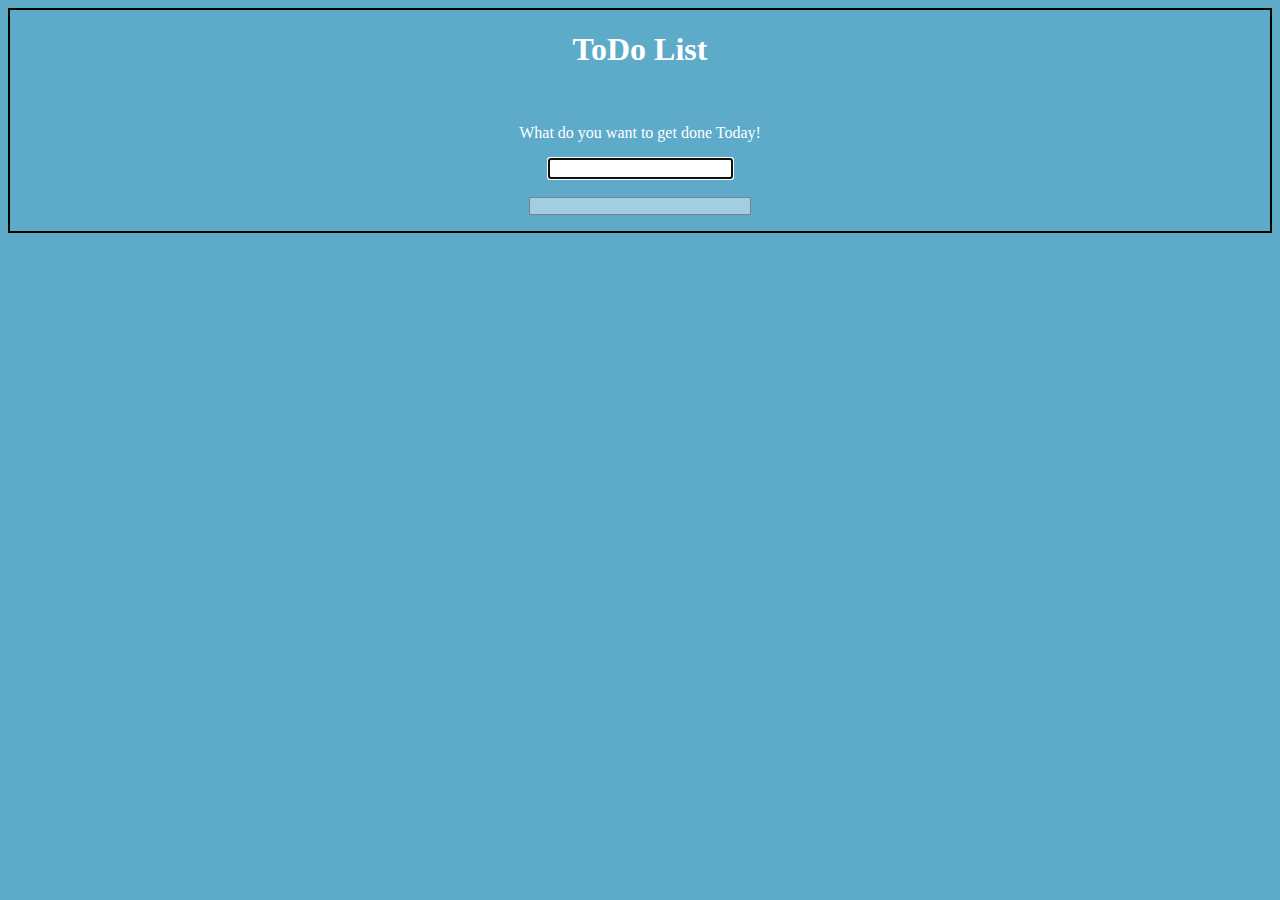
<file: To-Do/index.html>
<!DOCTYPE html>
<html lang="en">
<head>
    <meta charset="UTF-8">
    <meta http-equiv="X-UA-Compatible" content="IE=edge">
    <meta name="viewport" content="width=device-width, initial-scale=1.0">
    <title>Document</title>
    <link rel="stylesheet" href="./style.css">
</head>
<body>
    <p>
        <h1>ToDo List</h1><br>
        <p>What do you want to get done Today!</p>

    <input id="data" type="text" name="" value="" onkeypress="enterKeyPressed(event)" autofocus /><br><br>
    <div>   
    <ol id="list" ></ol>
    <!-- <button onclick="remove()">X</button> -->
    <script src="./script.js"></script>
</div>
</p>
</body>
</html>
</file>
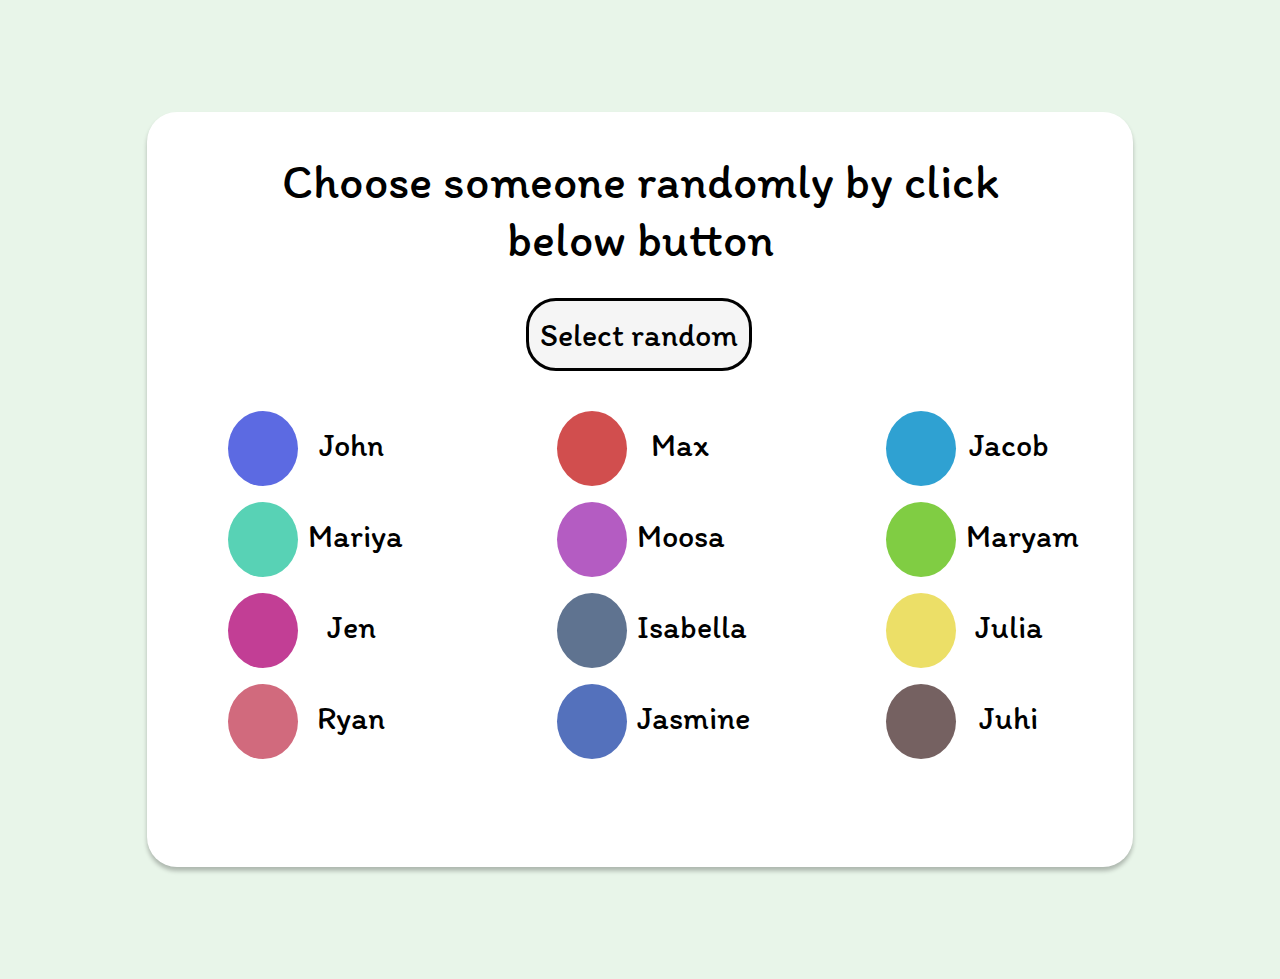
<file: Who's Next/index.html>
<!DOCTYPE html>
<html lang="en">

<head>
    <meta charset="UTF-8">
    <meta http-equiv="X-UA-Compatible" content="IE=edge">
    <meta name="viewport" content="width=device-width, initial-scale=1.0">
    <title>Document</title>
    <link rel="preconnect" href="https://fonts.googleapis.com">
    <link rel="preconnect" href="https://fonts.gstatic.com" crossorigin>
    <link href="https://fonts.googleapis.com/css2?family=Itim&display=swap" rel="stylesheet">
    <link rel="stylesheet" href="./style.css">
</head>

<body>
    <div class="container">
        <span class="txt">Choose someone randomly by
            click below button</span>
        <button class="main-button">Select random</button>
        <div class="container2">
            <div class="user1">
                <span class="circle circle1"></span>
                <p class="text txt11">John</p>
                <span class="circle circle2"></span>
                <p class="text txt12">Mariya</p>
                <span class="circle circle3"></span>
                <p class="text txt13">Jen</p>
                <span class="circle circle4"></span>
                <p class="text txt14">Ryan</p>
            </div>
            <div class="user2">
                <span class="circle circle5"></span>
                <p class="text txt21">Max</p>
                <span class="circle circle6"></span>
                <p class="text txt22">Moosa</p>
                <span class="circle circle7"></span>
                <p class="text txt23">Isabella</p>
                <span class="circle circle8"></span>
                <p class="text txt24">Jasmine</p>
            </div>
            <div class="user3">
                <span class="circle circle9"></span>
                <p class="text txt31">Jacob</p>
                <span class="circle circle10"></span>
                <p class="text txt32">Maryam</p>
                <span class="circle circle11"></span>
                <p class="text txt33">Julia</p>
                <span class="circle circle12"></span>
                <p class="text txt34">Juhi</p>
            </div>
        </div>
</body>

</html>
</file>
<file: To-Do/style.css>
body{
    border: 2px solid;
    background-color: rgb(93, 170, 201);
    text-align: center;
    /* color: #ffffff; */
}

p,h1{
    color: white;
}
div{
    margin:auto;
    position: relative;
    width: 220px;
    height:auto;
    background-color:#ffffff6c;
    border:1px solid grey;

}
</file>
<file: Who's Next/style.css>
* {
    margin: 0;
    padding: 0;
}

body {
    background: #E8F5E9;
}

.container {
    margin: 0 auto;
    width: 986px;
    height: 755px;
    background: #FFFFFF;
    box-shadow: 0px 4px 4px rgba(0, 0, 0, 0.25);
    border-radius: 30px;
    margin-top: 112px;
    margin-bottom: 112px;
}

.txt {
    font-family: 'Itim';
    font-style: normal;
    font-size: 48px;
    line-height: 58px;
    color: #000000;
    margin-left: 130px;
    margin-right: 130px;
    display: flex;
    text-align: center;
    margin-bottom: 30px;
    padding-top: 40px;

}

.main-button {
    background-color: whitesmoke;
    color: #000000;
    align-items: center;
    width: 226px;
    height: 73px;
    font-family: 'Itim';
    font-style: normal;
    font-weight: 400;
    font-size: 32px;
    line-height: 38px;
    border: 3px solid black;
    text-align: center;
    border-radius: 30px;
    margin-left: 379px;
}

.container2 {
    display: flex;
    justify-content: space-around;
    margin-top: 20px;
}


.user1,
.user2,
.user3 {
    padding: 20px;

}

.circle {
    width: 70px;
    height: 55px;
    border-radius: 50%;
    position: absolute;
    background-color: #000000;
    padding-top: 20px;
}

.text {
    margin-left: 80px;
    width: 86px;
    height: 76px;
    font-family: 'Itim';
    font-style: normal;
    font-weight: 400;
    font-size: 32px;
    line-height: 38px;
    text-align: center;
    color: #000000;
    margin-top: 15px;
}

.circle1 {
    background-color: #5C6AE2;
}

.circle2 {
    background-color: #58D2B5;
}

.circle3 {
    background-color: #C23E95;
}

.circle4 {
    background-color: #D16A7D;
}

.circle5 {
    background-color: #D14E4E;
}

.circle6 {
    background-color: #B45CC2;
}

.circle7 {
    background-color: #5F7390;
}

.circle8 {
    background-color: #5471BC;
}

.circle9 {
    background-color: #2FA1D2;
}

.circle10 {
    background-color: #80CD43;
}

.circle11 {
    background-color: #ECDF67
}

.circle12 {
    background-color: #756161;
}
</file>
